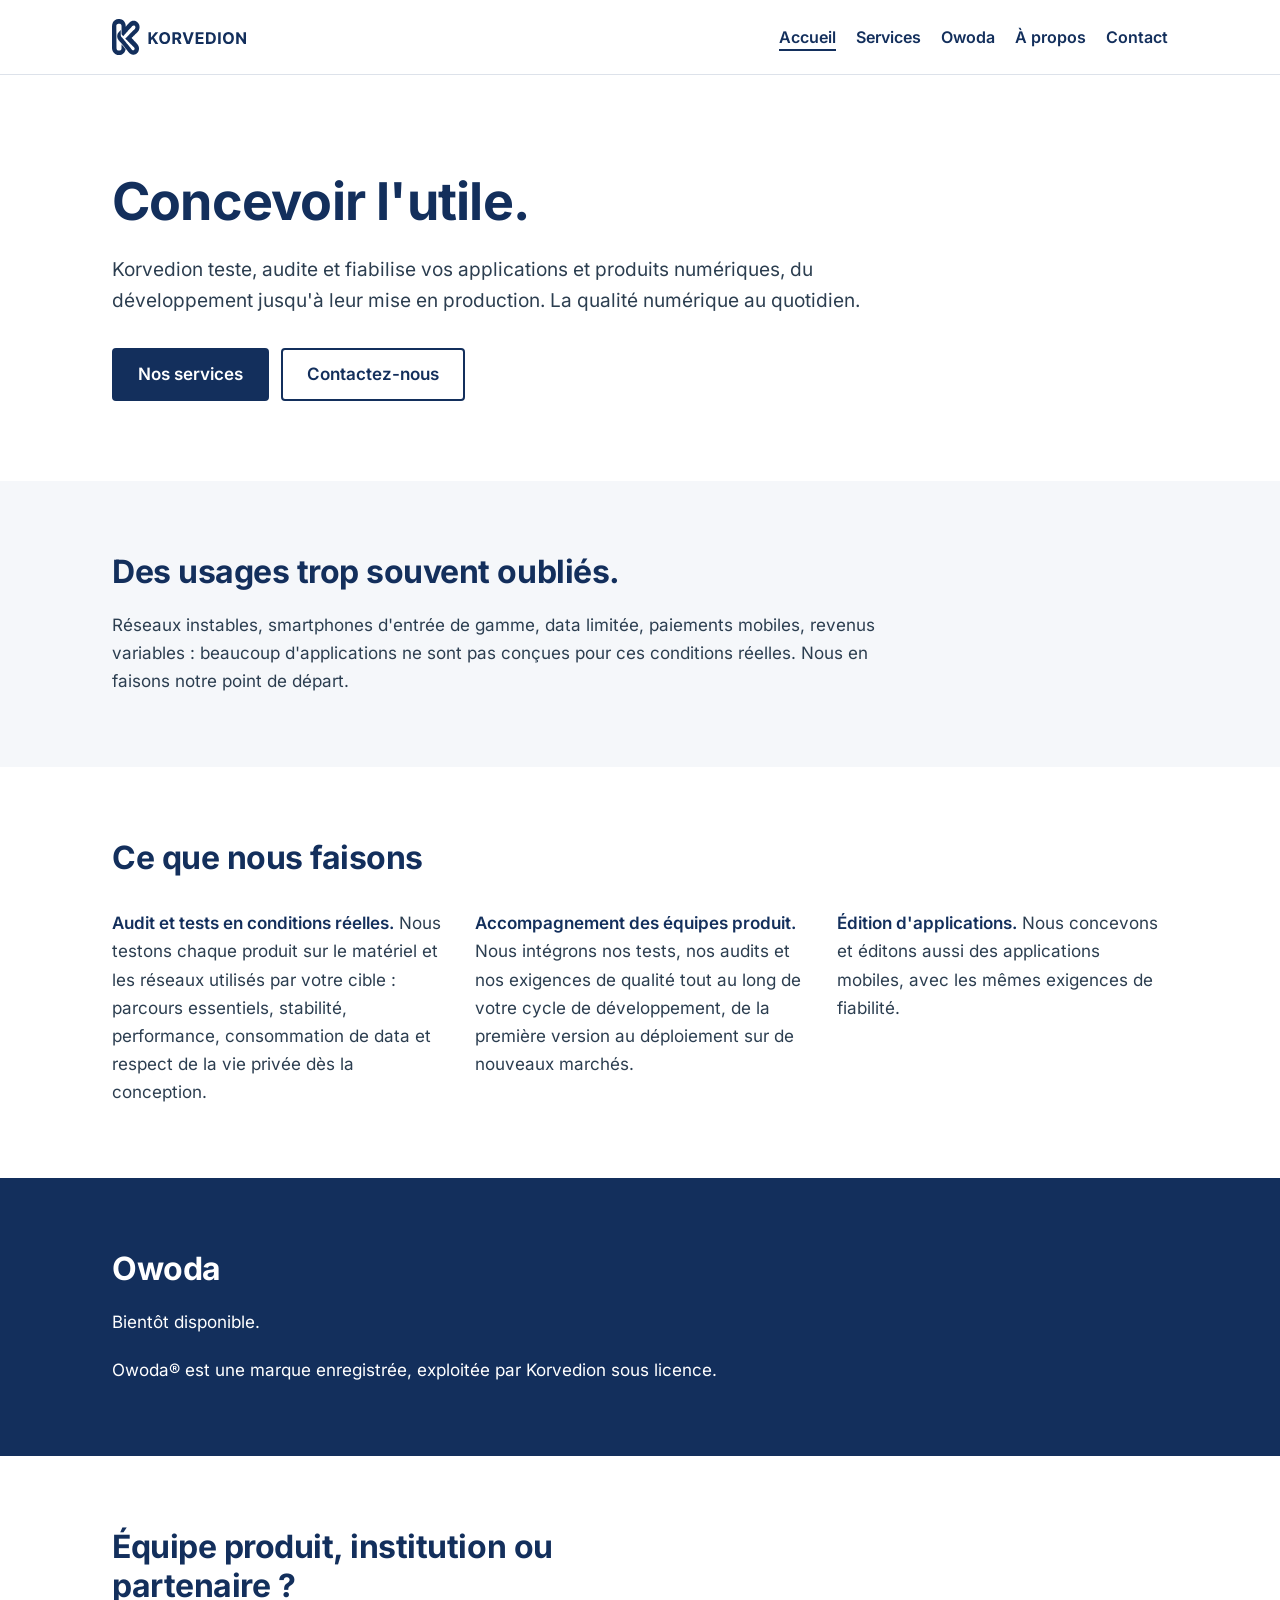
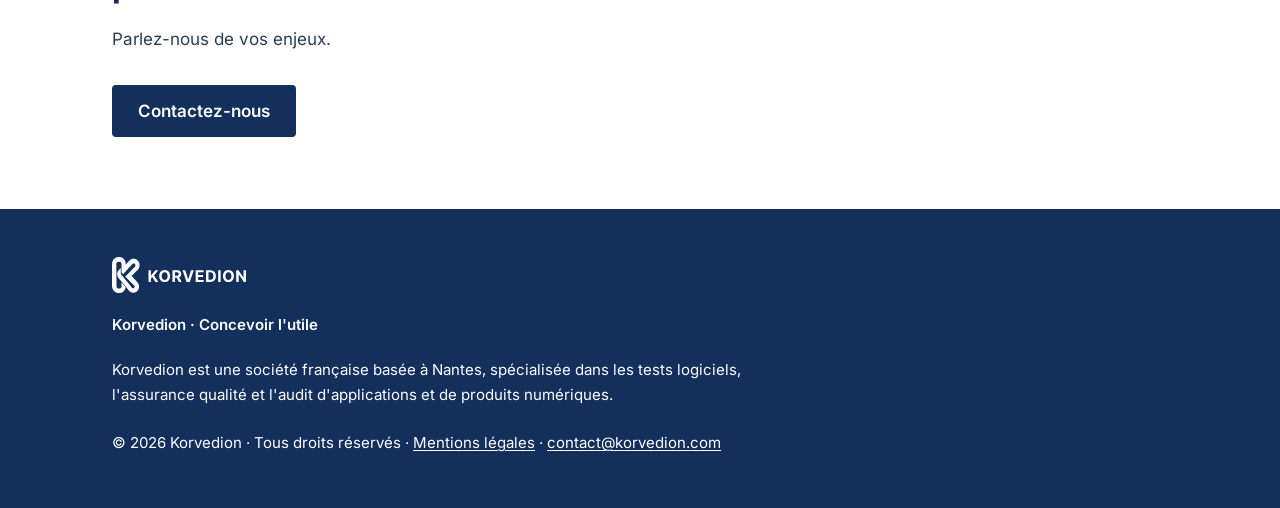
<file: index.html>
<!doctype html>
<html lang="fr">
<head>
<meta charset="utf-8">
<meta name="viewport" content="width=device-width, initial-scale=1">
<title>Korvedion · Concevoir l'utile</title>
<meta name="description" content="Tests logiciels, assurance qualité et audit d'applications et de produits numériques, du développement jusqu'à la mise en production.">
<link rel="canonical" href="https://www.korvedion.com/">
<meta property="og:type" content="website">
<meta property="og:site_name" content="Korvedion">
<meta property="og:locale" content="fr_FR">
<meta property="og:title" content="Korvedion · Concevoir l'utile">
<meta property="og:description" content="Tests logiciels, assurance qualité et audit d'applications et de produits numériques, du développement jusqu'à la mise en production.">
<meta property="og:url" content="https://www.korvedion.com/">
<meta property="og:image" content="https://www.korvedion.com/assets/partage.png">
<meta property="og:image:width" content="1200">
<meta property="og:image:height" content="630">
<meta name="twitter:card" content="summary_large_image">
<link rel="icon" href="/favicon.ico" sizes="any">
<link rel="icon" href="/assets/icone.svg" type="image/svg+xml">
<link rel="icon" href="/assets/icone-32.png" type="image/png" sizes="32x32">
<link rel="icon" href="/assets/icone-16.png" type="image/png" sizes="16x16">
<link rel="apple-touch-icon" href="/apple-touch-icon.png">
<meta name="theme-color" content="#132F5C">
<link rel="preload" href="/fonts/inter-latin-wght-normal.woff2" as="font" type="font/woff2" crossorigin>
<link rel="stylesheet" href="/css/site.css">
<script type="application/ld+json">
{
  "@context": "https://schema.org",
  "@type": "Organization",
  "name": "Korvedion",
  "legalName": "Korvedion SASU",
  "url": "https://www.korvedion.com",
  "logo": "https://www.korvedion.com/assets/icone-512.png",
  "description": "Korvedion est une société française basée à Nantes, spécialisée dans les tests logiciels, l'assurance qualité et l'audit d'applications et de produits numériques. Elle intervient aussi en conseil, et développe, édite et commercialise des applications mobiles et des logiciels.",
  "email": "contact@korvedion.com",
  "telephone": "+33 2 85 52 96 45",
  "vatID": "FR06132147075",
  "address": {
    "@type": "PostalAddress",
    "streetAddress": "40 rue de la Tour d'Auvergne",
    "postalCode": "44200",
    "addressLocality": "Nantes",
    "addressCountry": "FR"
  },
  "sameAs": [
    "https://github.com/Korvedion",
    "https://www.facebook.com/profile.php?id=61596182728422",
    "https://www.instagram.com/korvedion",
    "https://x.com/korvedion"
  ]
}
</script>
</head>
<body>
<a class="evitement" href="#contenu">Aller au contenu</a>
<header class="entete">
  <div class="cadre entete-cadre">
    <a class="entete-logo" href="/"><img src="/assets/logo-korvedion.svg" alt="Korvedion" width="134" height="36"></a>
    <nav class="menu" aria-label="Menu">
      <ul>
        <li><a href="/" aria-current="page">Accueil</a></li>
        <li><a href="/services/">Services</a></li>
        <li><a href="/owoda/">Owoda</a></li>
        <li><a href="/a-propos/">À propos</a></li>
        <li><a href="/contact/">Contact</a></li>
      </ul>
    </nav>
  </div>
</header>
<main id="contenu" tabindex="-1">
<section class="ouverture">
  <div class="cadre">
    <h1>Concevoir l'utile.</h1>
    <p class="chapeau">Korvedion teste, audite et fiabilise vos applications et produits numériques, du développement jusqu'à leur mise en production. La qualité numérique au quotidien.</p>
    <div class="actions">
      <a class="bouton bouton-principal" href="/services/">Nos services</a>
      <a class="bouton bouton-secondaire" href="mailto:contact@korvedion.com">Contactez-nous</a>
    </div>
  </div>
</section>
<section class="section section-bloc">
  <div class="cadre">
    <h2>Des usages trop souvent oubliés.</h2>
    <p>Réseaux instables, smartphones d'entrée de gamme, data limitée, paiements mobiles, revenus variables : beaucoup d'applications ne sont pas conçues pour ces conditions réelles. Nous en faisons notre point de départ.</p>
  </div>
</section>
<section class="section">
  <div class="cadre">
    <h2>Ce que nous faisons</h2>
    <div class="grille">
      <p><strong>Audit et tests en conditions réelles.</strong> Nous testons chaque produit sur le matériel et les réseaux utilisés par votre cible : parcours essentiels, stabilité, performance, consommation de data et respect de la vie privée dès la conception.</p>
      <p><strong>Accompagnement des équipes produit.</strong> Nous intégrons nos tests, nos audits et nos exigences de qualité tout au long de votre cycle de développement, de la première version au déploiement sur de nouveaux marchés.</p>
      <p><strong>Édition d'applications.</strong> Nous concevons et éditons aussi des applications mobiles, avec les mêmes exigences de fiabilité.</p>
    </div>
  </div>
</section>
<section class="section section-bleue">
  <div class="cadre">
    <h2>Owoda</h2>
    <p>Bientôt disponible.</p>
    <p>Owoda® est une marque enregistrée, exploitée par Korvedion sous licence.</p>
  </div>
</section>
<section class="section">
  <div class="cadre">
    <h2>Équipe produit, institution ou partenaire ?</h2>
    <p>Parlez-nous de vos enjeux.</p>
    <div class="actions">
      <a class="bouton bouton-principal" href="mailto:contact@korvedion.com">Contactez-nous</a>
    </div>
  </div>
</section>
</main>
<footer class="pied">
  <div class="cadre">
    <img class="pied-logo" src="/assets/logo-korvedion-blanc.svg" alt="Korvedion" width="134" height="36">
    <p class="pied-signature">Korvedion · Concevoir l'utile</p>
    <p>Korvedion est une société française basée à Nantes, spécialisée dans les tests logiciels, l'assurance qualité et l'audit d'applications et de produits numériques.</p>
    <p>© 2026 Korvedion · Tous droits réservés · <a href="/mentions-legales/">Mentions légales</a> · <a href="mailto:contact@korvedion.com">contact@korvedion.com</a></p>
  </div>
</footer>
</body>
</html>
</file>
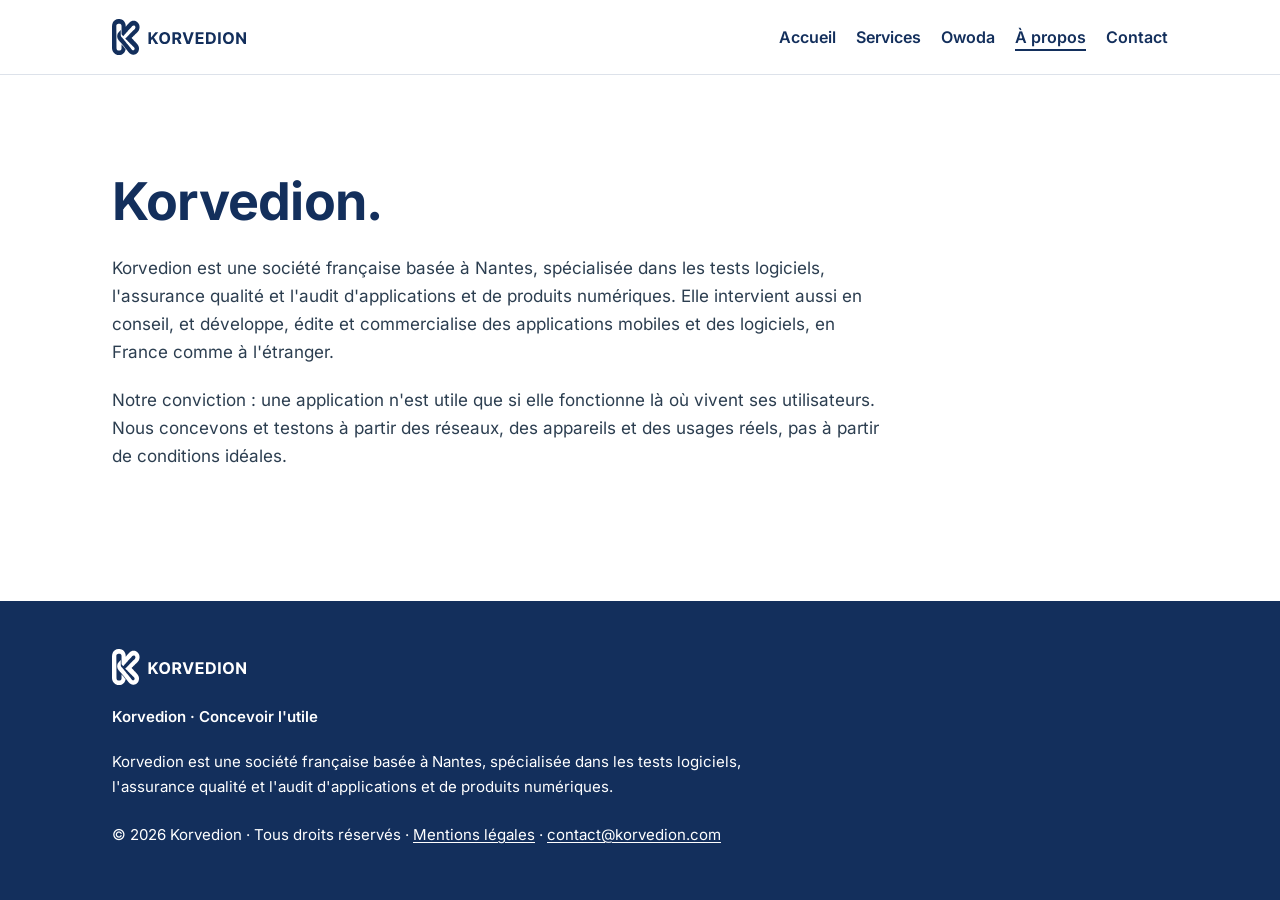
<file: a-propos/index.html>
<!doctype html>
<html lang="fr">
<head>
<meta charset="utf-8">
<meta name="viewport" content="width=device-width, initial-scale=1">
<title>À propos · Korvedion</title>
<meta name="description" content="Société française basée à Nantes : tests logiciels, assurance qualité et audit d'applications et de produits numériques ; conseil ; développement et édition d'applications mobiles.">
<link rel="canonical" href="https://www.korvedion.com/a-propos/">
<meta property="og:type" content="website">
<meta property="og:site_name" content="Korvedion">
<meta property="og:locale" content="fr_FR">
<meta property="og:title" content="À propos · Korvedion">
<meta property="og:description" content="Société française basée à Nantes : tests logiciels, assurance qualité et audit d'applications et de produits numériques ; conseil ; développement et édition d'applications mobiles.">
<meta property="og:url" content="https://www.korvedion.com/a-propos/">
<meta property="og:image" content="https://www.korvedion.com/assets/partage.png">
<meta property="og:image:width" content="1200">
<meta property="og:image:height" content="630">
<meta name="twitter:card" content="summary_large_image">
<link rel="icon" href="/favicon.ico" sizes="any">
<link rel="icon" href="/assets/icone.svg" type="image/svg+xml">
<link rel="icon" href="/assets/icone-32.png" type="image/png" sizes="32x32">
<link rel="icon" href="/assets/icone-16.png" type="image/png" sizes="16x16">
<link rel="apple-touch-icon" href="/apple-touch-icon.png">
<meta name="theme-color" content="#132F5C">
<link rel="preload" href="/fonts/inter-latin-wght-normal.woff2" as="font" type="font/woff2" crossorigin>
<link rel="stylesheet" href="/css/site.css">
<script type="application/ld+json">
{
  "@context": "https://schema.org",
  "@type": "Organization",
  "name": "Korvedion",
  "legalName": "Korvedion SASU",
  "url": "https://www.korvedion.com",
  "logo": "https://www.korvedion.com/assets/icone-512.png",
  "description": "Korvedion est une société française basée à Nantes, spécialisée dans les tests logiciels, l'assurance qualité et l'audit d'applications et de produits numériques. Elle intervient aussi en conseil, et développe, édite et commercialise des applications mobiles et des logiciels.",
  "email": "contact@korvedion.com",
  "telephone": "+33 2 85 52 96 45",
  "vatID": "FR06132147075",
  "address": {
    "@type": "PostalAddress",
    "streetAddress": "40 rue de la Tour d'Auvergne",
    "postalCode": "44200",
    "addressLocality": "Nantes",
    "addressCountry": "FR"
  },
  "sameAs": [
    "https://github.com/Korvedion",
    "https://www.facebook.com/profile.php?id=61596182728422",
    "https://www.instagram.com/korvedion",
    "https://x.com/korvedion"
  ]
}
</script>
</head>
<body>
<a class="evitement" href="#contenu">Aller au contenu</a>
<header class="entete">
  <div class="cadre entete-cadre">
    <a class="entete-logo" href="/"><img src="/assets/logo-korvedion.svg" alt="Korvedion" width="134" height="36"></a>
    <nav class="menu" aria-label="Menu">
      <ul>
        <li><a href="/">Accueil</a></li>
        <li><a href="/services/">Services</a></li>
        <li><a href="/owoda/">Owoda</a></li>
        <li><a href="/a-propos/" aria-current="page">À propos</a></li>
        <li><a href="/contact/">Contact</a></li>
      </ul>
    </nav>
  </div>
</header>
<main id="contenu" tabindex="-1">
<section class="ouverture">
  <div class="cadre">
    <h1>Korvedion.</h1>
    <p>Korvedion est une société française basée à Nantes, spécialisée dans les tests logiciels, l'assurance qualité et l'audit d'applications et de produits numériques. Elle intervient aussi en conseil, et développe, édite et commercialise des applications mobiles et des logiciels, en France comme à l'étranger.</p>
    <p>Notre conviction : une application n'est utile que si elle fonctionne là où vivent ses utilisateurs. Nous concevons et testons à partir des réseaux, des appareils et des usages réels, pas à partir de conditions idéales.</p>
  </div>
</section>
</main>
<footer class="pied">
  <div class="cadre">
    <img class="pied-logo" src="/assets/logo-korvedion-blanc.svg" alt="Korvedion" width="134" height="36">
    <p class="pied-signature">Korvedion · Concevoir l'utile</p>
    <p>Korvedion est une société française basée à Nantes, spécialisée dans les tests logiciels, l'assurance qualité et l'audit d'applications et de produits numériques.</p>
    <p>© 2026 Korvedion · Tous droits réservés · <a href="/mentions-legales/">Mentions légales</a> · <a href="mailto:contact@korvedion.com">contact@korvedion.com</a></p>
  </div>
</footer>
</body>
</html>
</file>
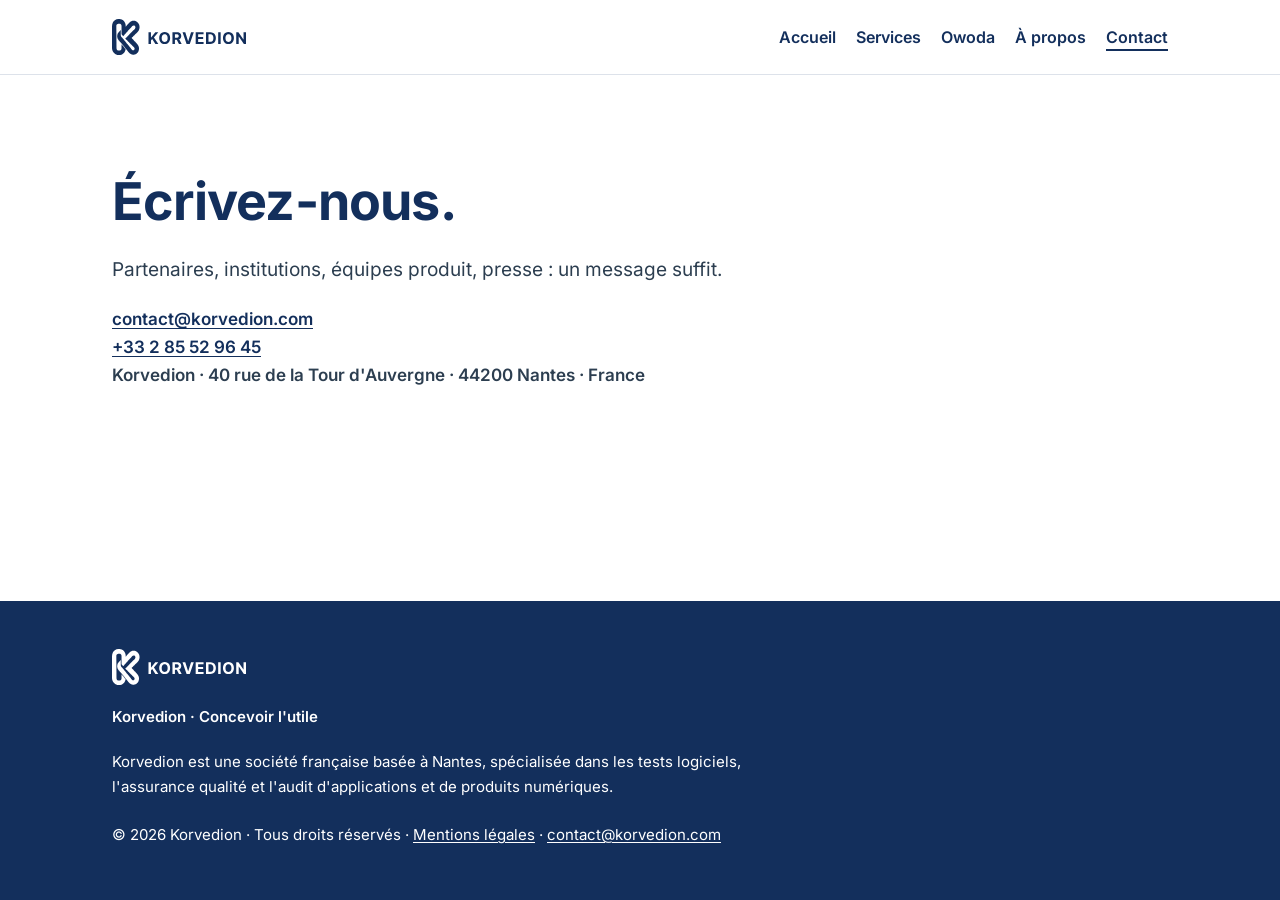
<file: contact/index.html>
<!doctype html>
<html lang="fr">
<head>
<meta charset="utf-8">
<meta name="viewport" content="width=device-width, initial-scale=1">
<title>Contact · Korvedion</title>
<meta name="description" content="Partenaires, institutions, équipes produit : écrivez-nous.">
<link rel="canonical" href="https://www.korvedion.com/contact/">
<meta property="og:type" content="website">
<meta property="og:site_name" content="Korvedion">
<meta property="og:locale" content="fr_FR">
<meta property="og:title" content="Contact · Korvedion">
<meta property="og:description" content="Partenaires, institutions, équipes produit : écrivez-nous.">
<meta property="og:url" content="https://www.korvedion.com/contact/">
<meta property="og:image" content="https://www.korvedion.com/assets/partage.png">
<meta property="og:image:width" content="1200">
<meta property="og:image:height" content="630">
<meta name="twitter:card" content="summary_large_image">
<link rel="icon" href="/favicon.ico" sizes="any">
<link rel="icon" href="/assets/icone.svg" type="image/svg+xml">
<link rel="icon" href="/assets/icone-32.png" type="image/png" sizes="32x32">
<link rel="icon" href="/assets/icone-16.png" type="image/png" sizes="16x16">
<link rel="apple-touch-icon" href="/apple-touch-icon.png">
<meta name="theme-color" content="#132F5C">
<link rel="preload" href="/fonts/inter-latin-wght-normal.woff2" as="font" type="font/woff2" crossorigin>
<link rel="stylesheet" href="/css/site.css">
<script type="application/ld+json">
{
  "@context": "https://schema.org",
  "@type": "Organization",
  "name": "Korvedion",
  "legalName": "Korvedion SASU",
  "url": "https://www.korvedion.com",
  "logo": "https://www.korvedion.com/assets/icone-512.png",
  "description": "Korvedion est une société française basée à Nantes, spécialisée dans les tests logiciels, l'assurance qualité et l'audit d'applications et de produits numériques. Elle intervient aussi en conseil, et développe, édite et commercialise des applications mobiles et des logiciels.",
  "email": "contact@korvedion.com",
  "telephone": "+33 2 85 52 96 45",
  "vatID": "FR06132147075",
  "address": {
    "@type": "PostalAddress",
    "streetAddress": "40 rue de la Tour d'Auvergne",
    "postalCode": "44200",
    "addressLocality": "Nantes",
    "addressCountry": "FR"
  },
  "sameAs": [
    "https://github.com/Korvedion",
    "https://www.facebook.com/profile.php?id=61596182728422",
    "https://www.instagram.com/korvedion",
    "https://x.com/korvedion"
  ]
}
</script>
</head>
<body>
<a class="evitement" href="#contenu">Aller au contenu</a>
<header class="entete">
  <div class="cadre entete-cadre">
    <a class="entete-logo" href="/"><img src="/assets/logo-korvedion.svg" alt="Korvedion" width="134" height="36"></a>
    <nav class="menu" aria-label="Menu">
      <ul>
        <li><a href="/">Accueil</a></li>
        <li><a href="/services/">Services</a></li>
        <li><a href="/owoda/">Owoda</a></li>
        <li><a href="/a-propos/">À propos</a></li>
        <li><a href="/contact/" aria-current="page">Contact</a></li>
      </ul>
    </nav>
  </div>
</header>
<main id="contenu" tabindex="-1">
<section class="ouverture">
  <div class="cadre">
    <h1>Écrivez-nous.</h1>
    <p class="chapeau">Partenaires, institutions, équipes produit, presse : un message suffit.</p>
    <p class="coordonnees"><a href="mailto:contact@korvedion.com">contact@korvedion.com</a><br>
    <a href="tel:+33285529645">+33 2 85 52 96 45</a><br>
    Korvedion · 40 rue de la Tour d'Auvergne · 44200 Nantes · France</p>
  </div>
</section>
</main>
<footer class="pied">
  <div class="cadre">
    <img class="pied-logo" src="/assets/logo-korvedion-blanc.svg" alt="Korvedion" width="134" height="36">
    <p class="pied-signature">Korvedion · Concevoir l'utile</p>
    <p>Korvedion est une société française basée à Nantes, spécialisée dans les tests logiciels, l'assurance qualité et l'audit d'applications et de produits numériques.</p>
    <p>© 2026 Korvedion · Tous droits réservés · <a href="/mentions-legales/">Mentions légales</a> · <a href="mailto:contact@korvedion.com">contact@korvedion.com</a></p>
  </div>
</footer>
</body>
</html>
</file>
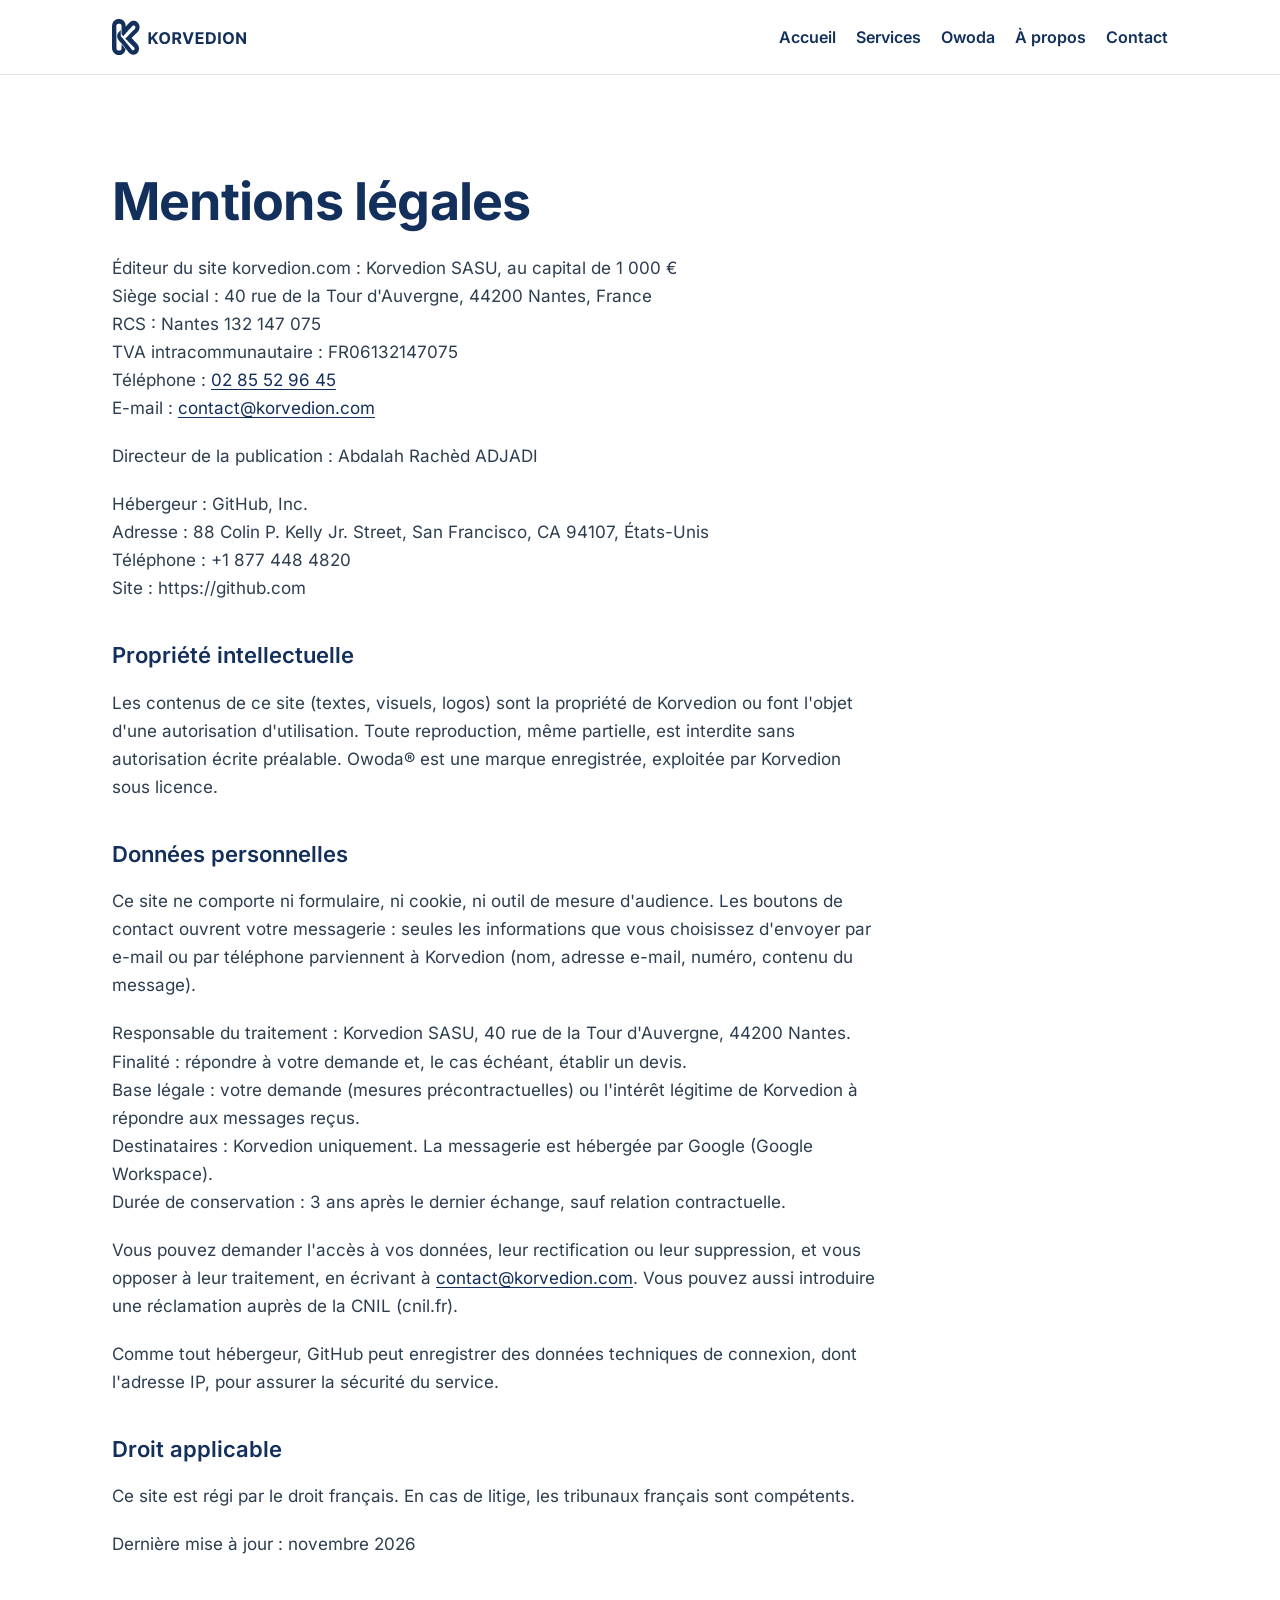
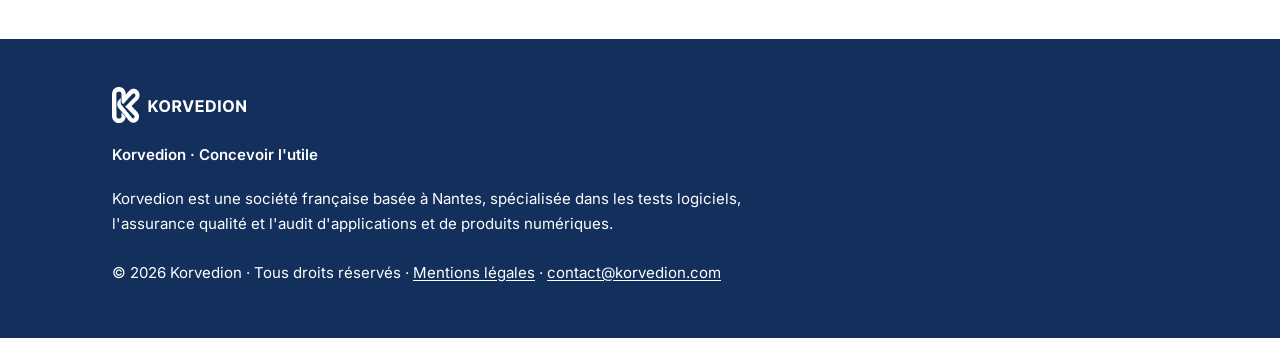
<file: mentions-legales/index.html>
<!doctype html>
<html lang="fr">
<head>
<meta charset="utf-8">
<meta name="viewport" content="width=device-width, initial-scale=1">
<title>Mentions légales · Korvedion</title>
<meta name="description" content="Informations légales sur l'éditeur et l'hébergeur du site korvedion.com.">
<link rel="canonical" href="https://www.korvedion.com/mentions-legales/">
<meta property="og:type" content="website">
<meta property="og:site_name" content="Korvedion">
<meta property="og:locale" content="fr_FR">
<meta property="og:title" content="Mentions légales · Korvedion">
<meta property="og:description" content="Informations légales sur l'éditeur et l'hébergeur du site korvedion.com.">
<meta property="og:url" content="https://www.korvedion.com/mentions-legales/">
<meta property="og:image" content="https://www.korvedion.com/assets/partage.png">
<meta property="og:image:width" content="1200">
<meta property="og:image:height" content="630">
<meta name="twitter:card" content="summary_large_image">
<link rel="icon" href="/favicon.ico" sizes="any">
<link rel="icon" href="/assets/icone.svg" type="image/svg+xml">
<link rel="icon" href="/assets/icone-32.png" type="image/png" sizes="32x32">
<link rel="icon" href="/assets/icone-16.png" type="image/png" sizes="16x16">
<link rel="apple-touch-icon" href="/apple-touch-icon.png">
<meta name="theme-color" content="#132F5C">
<link rel="preload" href="/fonts/inter-latin-wght-normal.woff2" as="font" type="font/woff2" crossorigin>
<link rel="stylesheet" href="/css/site.css">
<script type="application/ld+json">
{
  "@context": "https://schema.org",
  "@type": "Organization",
  "name": "Korvedion",
  "legalName": "Korvedion SASU",
  "url": "https://www.korvedion.com",
  "logo": "https://www.korvedion.com/assets/icone-512.png",
  "description": "Korvedion est une société française basée à Nantes, spécialisée dans les tests logiciels, l'assurance qualité et l'audit d'applications et de produits numériques. Elle intervient aussi en conseil, et développe, édite et commercialise des applications mobiles et des logiciels.",
  "email": "contact@korvedion.com",
  "telephone": "+33 2 85 52 96 45",
  "vatID": "FR06132147075",
  "address": {
    "@type": "PostalAddress",
    "streetAddress": "40 rue de la Tour d'Auvergne",
    "postalCode": "44200",
    "addressLocality": "Nantes",
    "addressCountry": "FR"
  },
  "sameAs": [
    "https://github.com/Korvedion",
    "https://www.facebook.com/profile.php?id=61596182728422",
    "https://www.instagram.com/korvedion",
    "https://x.com/korvedion"
  ]
}
</script>
</head>
<body>
<a class="evitement" href="#contenu">Aller au contenu</a>
<header class="entete">
  <div class="cadre entete-cadre">
    <a class="entete-logo" href="/"><img src="/assets/logo-korvedion.svg" alt="Korvedion" width="134" height="36"></a>
    <nav class="menu" aria-label="Menu">
      <ul>
        <li><a href="/">Accueil</a></li>
        <li><a href="/services/">Services</a></li>
        <li><a href="/owoda/">Owoda</a></li>
        <li><a href="/a-propos/">À propos</a></li>
        <li><a href="/contact/">Contact</a></li>
      </ul>
    </nav>
  </div>
</header>
<main id="contenu" tabindex="-1">
<section class="ouverture legal">
  <div class="cadre">
    <h1>Mentions légales</h1>
    <p>Éditeur du site korvedion.com : Korvedion SASU, au capital de 1 000 €<br>
    Siège social : 40 rue de la Tour d'Auvergne, 44200 Nantes, France<br>
    RCS : Nantes 132 147 075<br>
    TVA intracommunautaire : FR06132147075<br>
    Téléphone : <a href="tel:+33285529645">02 85 52 96 45</a><br>
    <span class="nowrap">E-mail</span> : <a href="mailto:contact@korvedion.com">contact@korvedion.com</a></p>
    <p>Directeur de la publication : Abdalah Rachèd ADJADI</p>
    <p>Hébergeur : GitHub, Inc.<br>
    Adresse : 88 Colin P. Kelly Jr. Street, San Francisco, CA 94107, États-Unis<br>
    Téléphone : +1 877 448 4820<br>
    Site : https://github.com</p>
    <h2>Propriété intellectuelle</h2>
    <p>Les contenus de ce site (textes, visuels, logos) sont la propriété de Korvedion ou font l'objet d'une autorisation d'utilisation. Toute reproduction, même partielle, est interdite sans autorisation écrite préalable. Owoda® est une marque enregistrée, exploitée par Korvedion sous licence.</p>
    <h2>Données personnelles</h2>
    <p>Ce site ne comporte ni formulaire, ni cookie, ni outil de mesure d'audience. Les boutons de contact ouvrent votre messagerie : seules les informations que vous choisissez d'envoyer par <span class="nowrap">e-mail</span> ou par téléphone parviennent à Korvedion (nom, adresse <span class="nowrap">e-mail</span>, numéro, contenu du message).</p>
    <p>Responsable du traitement : Korvedion SASU, 40 rue de la Tour d'Auvergne, 44200 Nantes.<br>
    Finalité : répondre à votre demande et, le cas échéant, établir un devis.<br>
    Base légale : votre demande (mesures précontractuelles) ou l'intérêt légitime de Korvedion à répondre aux messages reçus.<br>
    Destinataires : Korvedion uniquement. La messagerie est hébergée par Google (Google Workspace).<br>
    Durée de conservation : 3 ans après le dernier échange, sauf relation contractuelle.</p>
    <p>Vous pouvez demander l'accès à vos données, leur rectification ou leur suppression, et vous opposer à leur traitement, en écrivant à <a href="mailto:contact@korvedion.com">contact@korvedion.com</a>. Vous pouvez aussi introduire une réclamation auprès de la CNIL (cnil.fr).</p>
    <p>Comme tout hébergeur, GitHub peut enregistrer des données techniques de connexion, dont l'adresse IP, pour assurer la sécurité du service.</p>
    <h2>Droit applicable</h2>
    <p>Ce site est régi par le droit français. En cas de litige, les tribunaux français sont compétents.</p>
    <p>Dernière mise à jour : novembre 2026</p>
  </div>
</section>
</main>
<footer class="pied">
  <div class="cadre">
    <img class="pied-logo" src="/assets/logo-korvedion-blanc.svg" alt="Korvedion" width="134" height="36">
    <p class="pied-signature">Korvedion · Concevoir l'utile</p>
    <p>Korvedion est une société française basée à Nantes, spécialisée dans les tests logiciels, l'assurance qualité et l'audit d'applications et de produits numériques.</p>
    <p>© 2026 Korvedion · Tous droits réservés · <a href="/mentions-legales/">Mentions légales</a> · <a href="mailto:contact@korvedion.com">contact@korvedion.com</a></p>
  </div>
</footer>
</body>
</html>
</file>
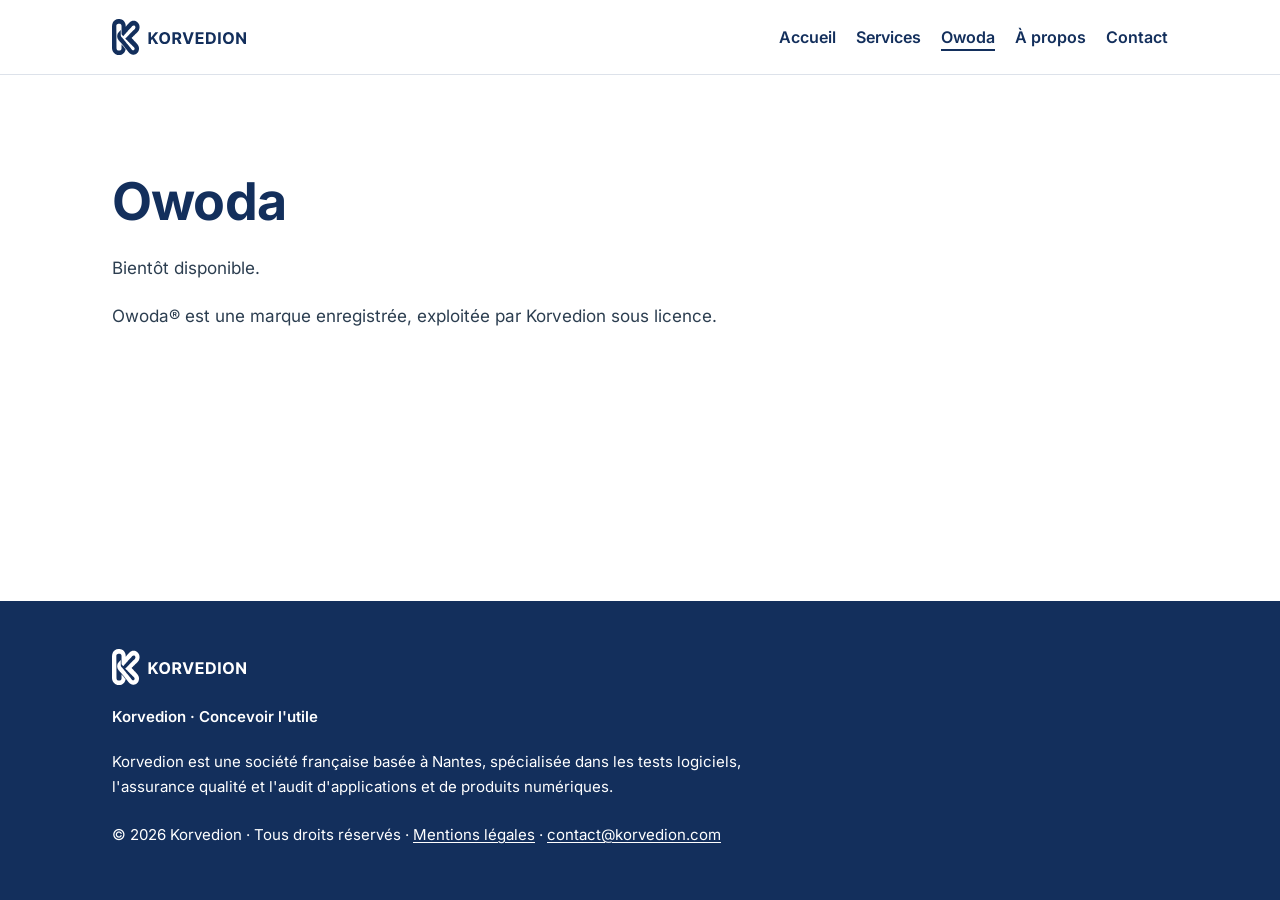
<file: owoda/index.html>
<!doctype html>
<html lang="fr">
<head>
<meta charset="utf-8">
<meta name="viewport" content="width=device-width, initial-scale=1">
<title>Owoda · Mesurez le temps de travail que vous coûte chaque dépense</title>
<meta name="description" content="Owoda convertit chaque dépense en temps de travail réel, pour aider à comprendre la valeur de l'argent et mieux arbitrer ses choix.">
<link rel="canonical" href="https://www.korvedion.com/owoda/">
<meta property="og:type" content="website">
<meta property="og:site_name" content="Korvedion">
<meta property="og:locale" content="fr_FR">
<meta property="og:title" content="Owoda · Mesurez le temps de travail que vous coûte chaque dépense">
<meta property="og:description" content="Owoda convertit chaque dépense en temps de travail réel, pour aider à comprendre la valeur de l'argent et mieux arbitrer ses choix.">
<meta property="og:url" content="https://www.korvedion.com/owoda/">
<meta property="og:image" content="https://www.korvedion.com/assets/partage.png">
<meta property="og:image:width" content="1200">
<meta property="og:image:height" content="630">
<meta name="twitter:card" content="summary_large_image">
<link rel="icon" href="/favicon.ico" sizes="any">
<link rel="icon" href="/assets/icone.svg" type="image/svg+xml">
<link rel="icon" href="/assets/icone-32.png" type="image/png" sizes="32x32">
<link rel="icon" href="/assets/icone-16.png" type="image/png" sizes="16x16">
<link rel="apple-touch-icon" href="/apple-touch-icon.png">
<meta name="theme-color" content="#132F5C">
<link rel="preload" href="/fonts/inter-latin-wght-normal.woff2" as="font" type="font/woff2" crossorigin>
<link rel="stylesheet" href="/css/site.css">
<script type="application/ld+json">
{
  "@context": "https://schema.org",
  "@type": "Organization",
  "name": "Korvedion",
  "legalName": "Korvedion SASU",
  "url": "https://www.korvedion.com",
  "logo": "https://www.korvedion.com/assets/icone-512.png",
  "description": "Korvedion est une société française basée à Nantes, spécialisée dans les tests logiciels, l'assurance qualité et l'audit d'applications et de produits numériques. Elle intervient aussi en conseil, et développe, édite et commercialise des applications mobiles et des logiciels.",
  "email": "contact@korvedion.com",
  "telephone": "+33 2 85 52 96 45",
  "vatID": "FR06132147075",
  "address": {
    "@type": "PostalAddress",
    "streetAddress": "40 rue de la Tour d'Auvergne",
    "postalCode": "44200",
    "addressLocality": "Nantes",
    "addressCountry": "FR"
  },
  "sameAs": [
    "https://github.com/Korvedion",
    "https://www.facebook.com/profile.php?id=61596182728422",
    "https://www.instagram.com/korvedion",
    "https://x.com/korvedion"
  ]
}
</script>
<script type="application/ld+json">
{
  "@context": "https://schema.org",
  "@type": "SoftwareApplication",
  "name": "Owoda",
  "applicationCategory": "FinanceApplication",
  "operatingSystem": "iOS, Android",
  "url": "https://owoda.app",
  "description": "Owoda convertit chaque dépense en temps de travail réel, pour aider à comprendre la valeur de l'argent et mieux arbitrer ses choix.",
  "publisher": {
    "@type": "Organization",
    "name": "Korvedion",
    "url": "https://www.korvedion.com"
  }
}
</script>
</head>
<body>
<a class="evitement" href="#contenu">Aller au contenu</a>
<header class="entete">
  <div class="cadre entete-cadre">
    <a class="entete-logo" href="/"><img src="/assets/logo-korvedion.svg" alt="Korvedion" width="134" height="36"></a>
    <nav class="menu" aria-label="Menu">
      <ul>
        <li><a href="/">Accueil</a></li>
        <li><a href="/services/">Services</a></li>
        <li><a href="/owoda/" aria-current="page">Owoda</a></li>
        <li><a href="/a-propos/">À propos</a></li>
        <li><a href="/contact/">Contact</a></li>
      </ul>
    </nav>
  </div>
</header>
<main id="contenu" tabindex="-1">
<section class="ouverture">
  <div class="cadre">
    <h1>Owoda</h1>
    <p>Bientôt disponible.</p>
    <p>Owoda® est une marque enregistrée, exploitée par Korvedion sous licence.</p>
  </div>
</section>
</main>
<footer class="pied">
  <div class="cadre">
    <img class="pied-logo" src="/assets/logo-korvedion-blanc.svg" alt="Korvedion" width="134" height="36">
    <p class="pied-signature">Korvedion · Concevoir l'utile</p>
    <p>Korvedion est une société française basée à Nantes, spécialisée dans les tests logiciels, l'assurance qualité et l'audit d'applications et de produits numériques.</p>
    <p>© 2026 Korvedion · Tous droits réservés · <a href="/mentions-legales/">Mentions légales</a> · <a href="mailto:contact@korvedion.com">contact@korvedion.com</a></p>
  </div>
</footer>
</body>
</html>
</file>
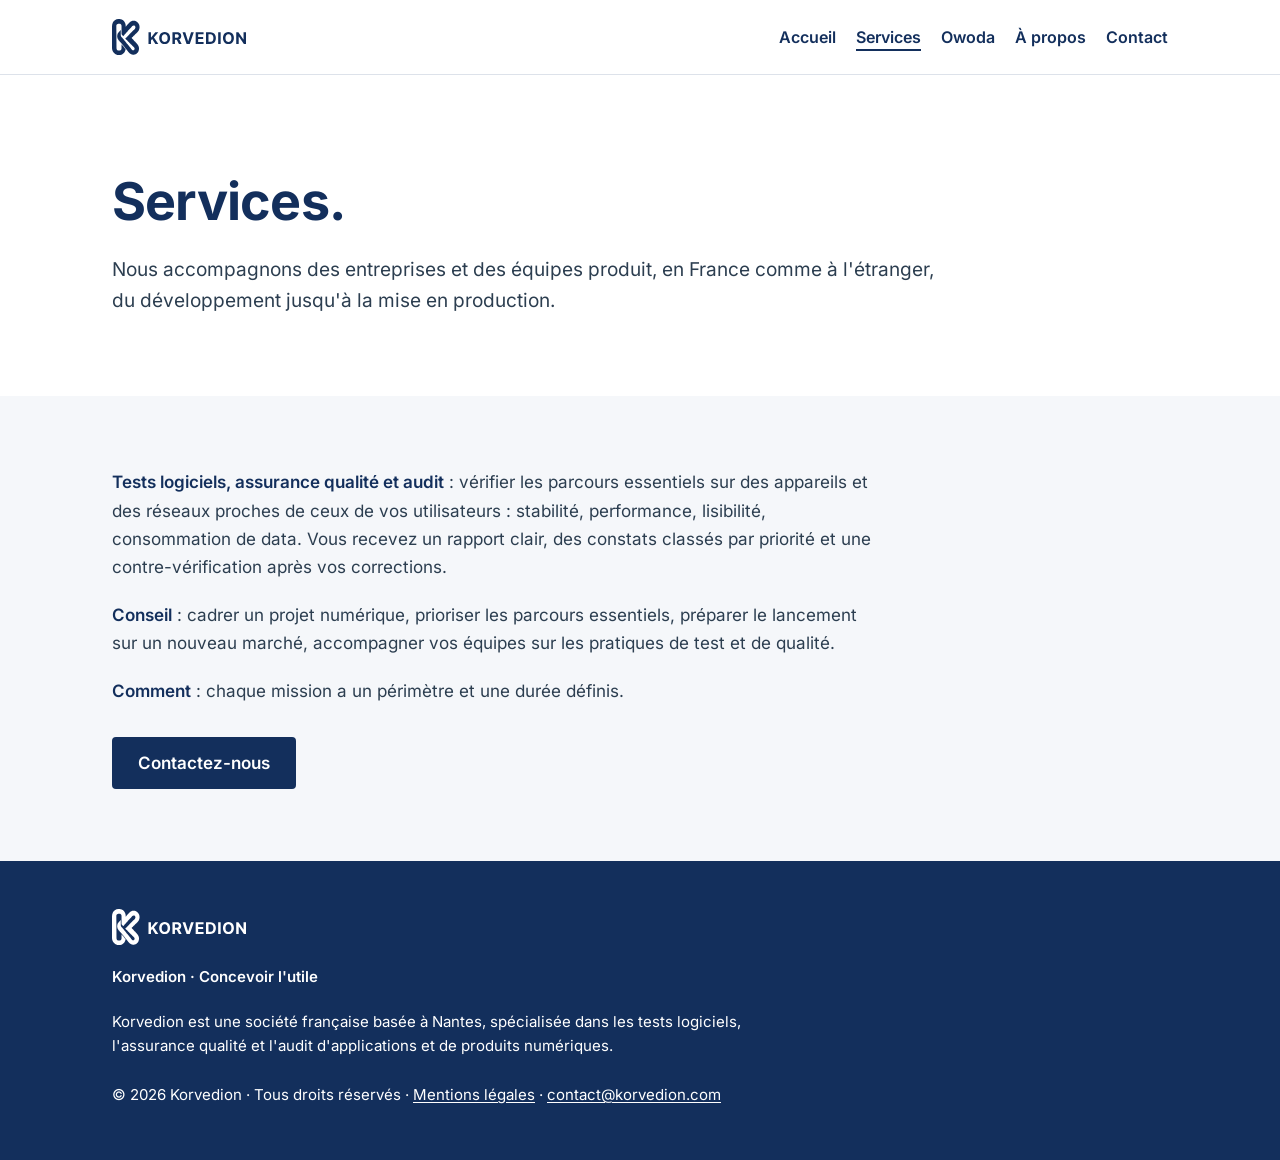
<file: services/index.html>
<!doctype html>
<html lang="fr">
<head>
<meta charset="utf-8">
<meta name="viewport" content="width=device-width, initial-scale=1">
<title>Services · Korvedion</title>
<meta name="description" content="Conseil, tests logiciels, assurance qualité et audit pour les applications et produits numériques, en France et à l'étranger.">
<link rel="canonical" href="https://www.korvedion.com/services/">
<meta property="og:type" content="website">
<meta property="og:site_name" content="Korvedion">
<meta property="og:locale" content="fr_FR">
<meta property="og:title" content="Services · Korvedion">
<meta property="og:description" content="Conseil, tests logiciels, assurance qualité et audit pour les applications et produits numériques, en France et à l'étranger.">
<meta property="og:url" content="https://www.korvedion.com/services/">
<meta property="og:image" content="https://www.korvedion.com/assets/partage.png">
<meta property="og:image:width" content="1200">
<meta property="og:image:height" content="630">
<meta name="twitter:card" content="summary_large_image">
<link rel="icon" href="/favicon.ico" sizes="any">
<link rel="icon" href="/assets/icone.svg" type="image/svg+xml">
<link rel="icon" href="/assets/icone-32.png" type="image/png" sizes="32x32">
<link rel="icon" href="/assets/icone-16.png" type="image/png" sizes="16x16">
<link rel="apple-touch-icon" href="/apple-touch-icon.png">
<meta name="theme-color" content="#132F5C">
<link rel="preload" href="/fonts/inter-latin-wght-normal.woff2" as="font" type="font/woff2" crossorigin>
<link rel="stylesheet" href="/css/site.css">
<script type="application/ld+json">
{
  "@context": "https://schema.org",
  "@type": "Organization",
  "name": "Korvedion",
  "legalName": "Korvedion SASU",
  "url": "https://www.korvedion.com",
  "logo": "https://www.korvedion.com/assets/icone-512.png",
  "description": "Korvedion est une société française basée à Nantes, spécialisée dans les tests logiciels, l'assurance qualité et l'audit d'applications et de produits numériques. Elle intervient aussi en conseil, et développe, édite et commercialise des applications mobiles et des logiciels.",
  "email": "contact@korvedion.com",
  "telephone": "+33 2 85 52 96 45",
  "vatID": "FR06132147075",
  "address": {
    "@type": "PostalAddress",
    "streetAddress": "40 rue de la Tour d'Auvergne",
    "postalCode": "44200",
    "addressLocality": "Nantes",
    "addressCountry": "FR"
  },
  "sameAs": [
    "https://github.com/Korvedion",
    "https://www.facebook.com/profile.php?id=61596182728422",
    "https://www.instagram.com/korvedion",
    "https://x.com/korvedion"
  ]
}
</script>
</head>
<body>
<a class="evitement" href="#contenu">Aller au contenu</a>
<header class="entete">
  <div class="cadre entete-cadre">
    <a class="entete-logo" href="/"><img src="/assets/logo-korvedion.svg" alt="Korvedion" width="134" height="36"></a>
    <nav class="menu" aria-label="Menu">
      <ul>
        <li><a href="/">Accueil</a></li>
        <li><a href="/services/" aria-current="page">Services</a></li>
        <li><a href="/owoda/">Owoda</a></li>
        <li><a href="/a-propos/">À propos</a></li>
        <li><a href="/contact/">Contact</a></li>
      </ul>
    </nav>
  </div>
</header>
<main id="contenu" tabindex="-1">
<section class="ouverture">
  <div class="cadre">
    <h1>Services.</h1>
    <p class="chapeau">Nous accompagnons des entreprises et des équipes produit, en France comme à l'étranger, du développement jusqu'à la mise en production.</p>
  </div>
</section>
<section class="section section-bloc">
  <div class="cadre">
    <p><strong>Tests logiciels, assurance qualité et audit</strong> : vérifier les parcours essentiels sur des appareils et des réseaux proches de ceux de vos utilisateurs : stabilité, performance, lisibilité, consommation de data. Vous recevez un rapport clair, des constats classés par priorité et une contre-vérification après vos corrections.</p>
    <p><strong>Conseil</strong> : cadrer un projet numérique, prioriser les parcours essentiels, préparer le lancement sur un nouveau marché, accompagner vos équipes sur les pratiques de test et de qualité.</p>
    <p><strong>Comment</strong> : chaque mission a un périmètre et une durée définis.</p>
    <div class="actions">
      <a class="bouton bouton-principal" href="mailto:contact@korvedion.com">Contactez-nous</a>
    </div>
  </div>
</section>
</main>
<footer class="pied">
  <div class="cadre">
    <img class="pied-logo" src="/assets/logo-korvedion-blanc.svg" alt="Korvedion" width="134" height="36">
    <p class="pied-signature">Korvedion · Concevoir l'utile</p>
    <p>Korvedion est une société française basée à Nantes, spécialisée dans les tests logiciels, l'assurance qualité et l'audit d'applications et de produits numériques.</p>
    <p>© 2026 Korvedion · Tous droits réservés · <a href="/mentions-legales/">Mentions légales</a> · <a href="mailto:contact@korvedion.com">contact@korvedion.com</a></p>
  </div>
</footer>
</body>
</html>
</file>
<file: css/site.css>
@font-face {
  font-family: "Inter";
  src: url("/fonts/inter-latin-wght-normal.woff2") format("woff2");
  font-style: normal;
  font-weight: 400 700;
  font-display: swap;
}

:root {
  --bleu: #132F5C;
  --anthracite: #2C3E50;
  --fond: #FFFFFF;
  --bloc: #F5F7FA;
  --largeur: 70rem;
  --lecture: 70ch;
  --marge: 1.25rem;
}

*,
*::before,
*::after {
  box-sizing: border-box;
}

html {
  -webkit-text-size-adjust: 100%;
  text-size-adjust: 100%;
}

body {
  margin: 0;
  min-height: 100vh;
  display: flex;
  flex-direction: column;
  background: var(--fond);
  color: var(--anthracite);
  font-family: "Inter", system-ui, -apple-system, "Segoe UI", Roboto, Arial, sans-serif;
  font-size: 1.0625rem;
  font-weight: 400;
  line-height: 1.65;
  overflow-wrap: break-word;
}

main {
  flex: 1 0 auto;
}

main:focus {
  outline: none;
}

img {
  display: block;
  max-width: 100%;
  height: auto;
}

h1,
h2 {
  margin: 0 0 1.25rem;
  color: var(--bleu);
  font-weight: 700;
  line-height: 1.2;
  letter-spacing: -0.015em;
  max-width: 24ch;
}

h1 {
  font-size: clamp(2.125rem, 7vw, 3.25rem);
}

h2 {
  font-size: clamp(1.5rem, 4.5vw, 2rem);
}

p {
  margin: 0 0 1.25rem;
  max-width: var(--lecture);
}

p:last-child {
  margin-bottom: 0;
}

strong {
  color: var(--bleu);
  font-weight: 600;
}

a {
  color: var(--bleu);
  text-underline-offset: 0.15em;
}

:focus-visible {
  outline: 3px solid var(--bleu);
  outline-offset: 2px;
  border-radius: 2px;
}

/* Lien d'évitement */

.evitement {
  position: absolute;
  top: -100px;
  left: var(--marge);
  z-index: 10;
  padding: 0.75rem 1rem;
  background: var(--bleu);
  color: #FFFFFF;
  font-weight: 600;
}

.evitement:focus {
  top: 0.5rem;
  outline-color: var(--bleu);
}

/* Structure */

.cadre {
  width: 100%;
  max-width: var(--largeur);
  margin: 0 auto;
  padding: 0 var(--marge);
}

.section {
  padding: 3.5rem 0;
}

.section-bloc {
  background: var(--bloc);
}

.section-bleue {
  background: var(--bleu);
  color: #FFFFFF;
}

.section-bleue h2,
.section-bleue a {
  color: #FFFFFF;
}

.section-bleue :focus-visible {
  outline-color: #FFFFFF;
}

/* En-tête */

.entete {
  border-bottom: 1px solid #DDE2EA;
}

.entete-cadre {
  display: flex;
  flex-wrap: wrap;
  align-items: center;
  justify-content: space-between;
  gap: 0.5rem 2rem;
  padding-top: 1rem;
  padding-bottom: 1rem;
}

.entete-logo {
  display: block;
  flex: none;
}

.entete-logo img {
  width: auto;
  height: 36px;
}

.menu ul {
  display: flex;
  flex-wrap: wrap;
  gap: 0 1.25rem;
  margin: 0;
  padding: 0;
  list-style: none;
}

.menu a {
  display: inline-block;
  padding: 0.5rem 0;
  font-weight: 600;
  font-size: 1rem;
  text-decoration: none;
}

.menu a:hover,
.menu a[aria-current="page"] {
  text-decoration: underline;
  text-decoration-thickness: 2px;
  text-underline-offset: 0.35em;
}

/* Accueil et titres de page */

.ouverture {
  padding: 4rem 0 3.5rem;
}

.chapeau {
  font-size: 1.1875rem;
}

.actions {
  display: flex;
  flex-wrap: wrap;
  gap: 0.75rem;
  margin-top: 2rem;
}

.bouton {
  display: inline-flex;
  align-items: center;
  justify-content: center;
  min-height: 3rem;
  padding: 0.625rem 1.5rem;
  border: 2px solid var(--bleu);
  border-radius: 4px;
  font-weight: 600;
  text-align: center;
  text-decoration: none;
}

.bouton-principal {
  background: var(--bleu);
  color: #FFFFFF;
}

.bouton-principal:hover {
  background: #0D2244;
  border-color: #0D2244;
}

.bouton-secondaire {
  background: transparent;
  color: var(--bleu);
}

.bouton-secondaire:hover {
  background: var(--bloc);
}

.grille {
  display: grid;
  gap: 2rem;
  margin-top: 2rem;
}

.grille p {
  margin: 0;
}

.bloc {
  padding: 1.5rem;
  background: var(--bloc);
  border-radius: 4px;
}

.bloc + .bloc {
  margin-top: 1.25rem;
}

.lien-fort {
  font-weight: 600;
}

.mention {
  margin-top: 2rem;
  color: var(--bleu);
  font-weight: 600;
}

/* Mentions légales et contact */

.nowrap {
  white-space: nowrap;
}

.coordonnees {
  font-weight: 600;
}

.legal h2 {
  max-width: none;
  margin-top: 2.5rem;
  font-size: 1.375rem;
  font-weight: 600;
  letter-spacing: 0;
}

/* Pied de page */

.pied {
  flex: none;
  padding: 3rem 0;
  background: var(--bleu);
  color: #FFFFFF;
  font-size: 0.9375rem;
}

.pied a {
  display: inline-block;
  padding: 0.25rem 0;
  color: #FFFFFF;
}

.pied :focus-visible {
  outline-color: #FFFFFF;
}

.pied-logo {
  width: auto;
  height: 36px;
  margin-bottom: 1.25rem;
}

.pied-signature {
  font-weight: 600;
}

/* Petits écrans : le menu tient sur une ligne */

@media (max-width: 30rem) {
  .menu {
    width: 100%;
  }

  .menu ul {
    justify-content: space-between;
    gap: 0 0.5rem;
  }

  .menu a {
    font-size: 0.875rem;
  }
}

/* Écrans larges */

@media (min-width: 48rem) {
  :root {
    --marge: 2rem;
  }

  .section {
    padding: 4.5rem 0;
  }

  .ouverture {
    padding: 6rem 0 5rem;
  }

  .grille {
    grid-template-columns: repeat(3, 1fr);
  }

  .bloc {
    padding: 2rem;
  }
}

@media (prefers-reduced-motion: no-preference) {
  html {
    scroll-behavior: smooth;
  }
}

@media print {
  .menu,
  .evitement {
    display: none;
  }
}
</file>
